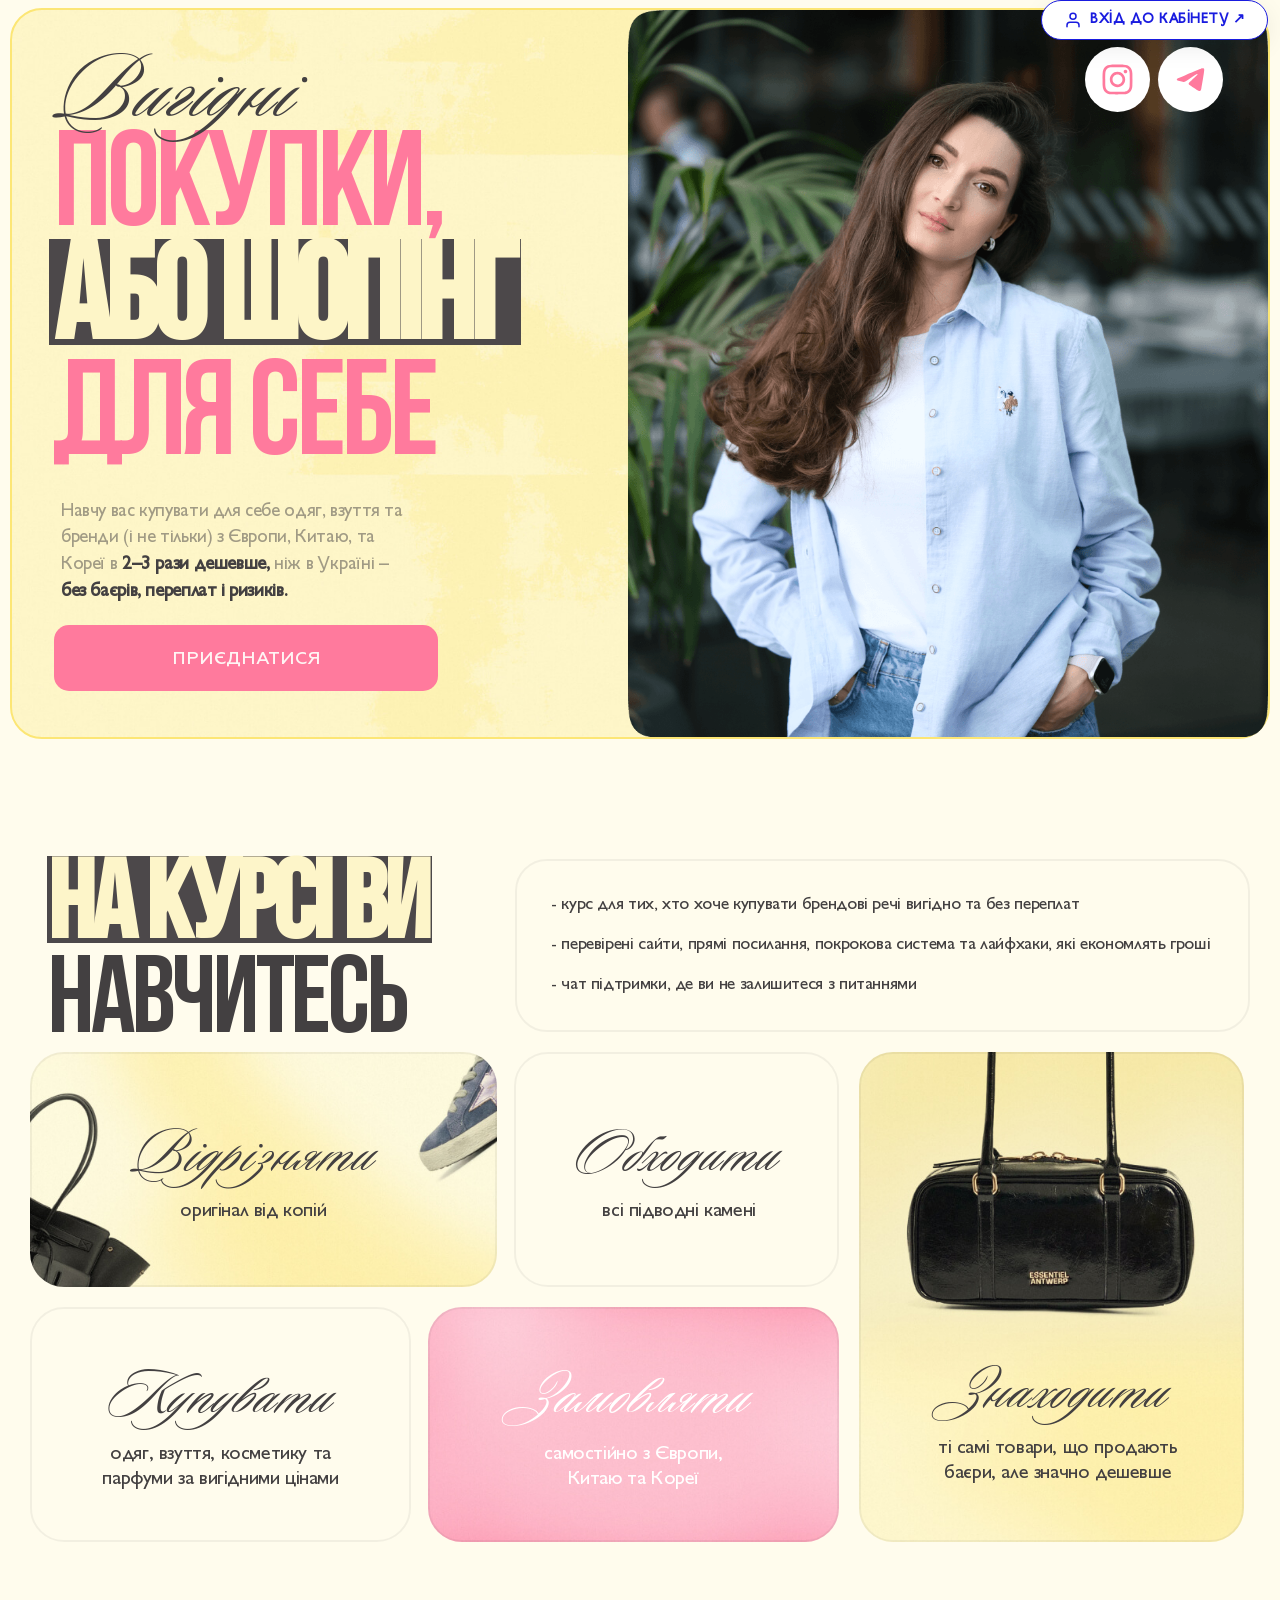
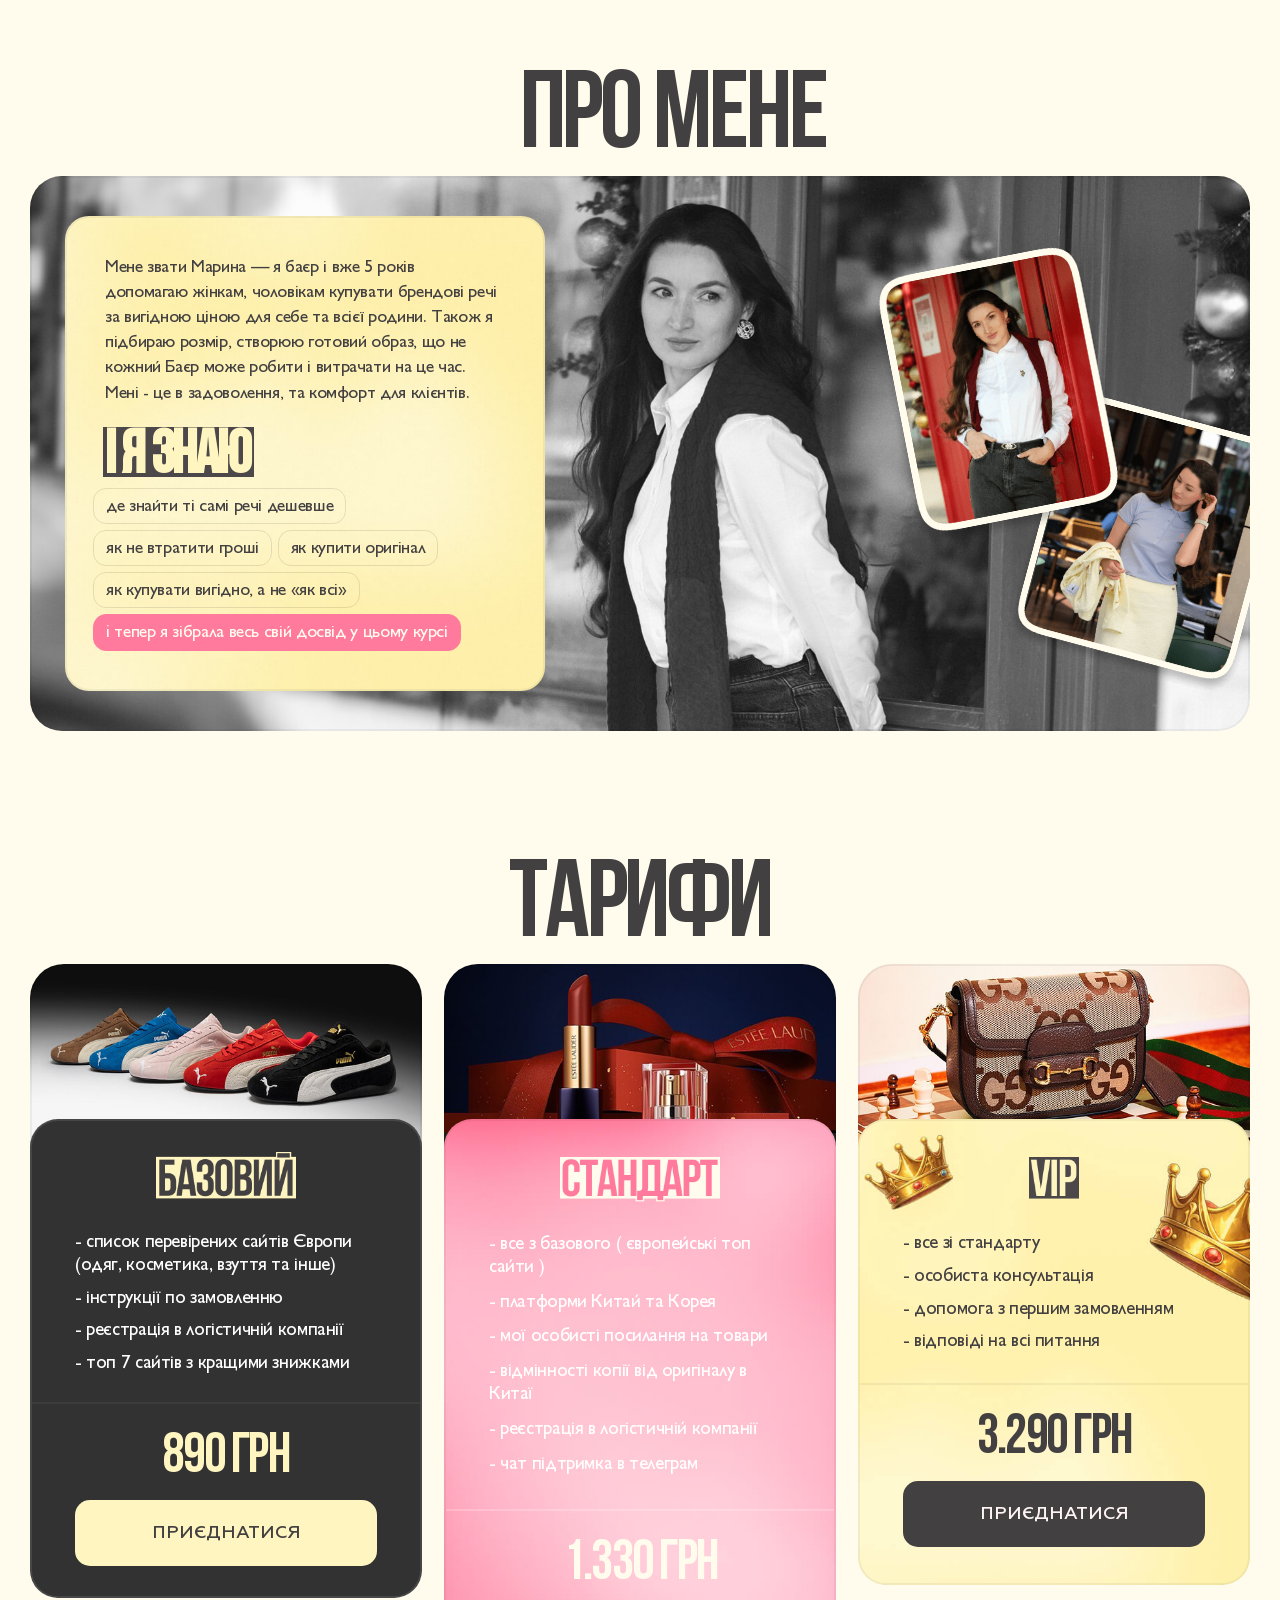
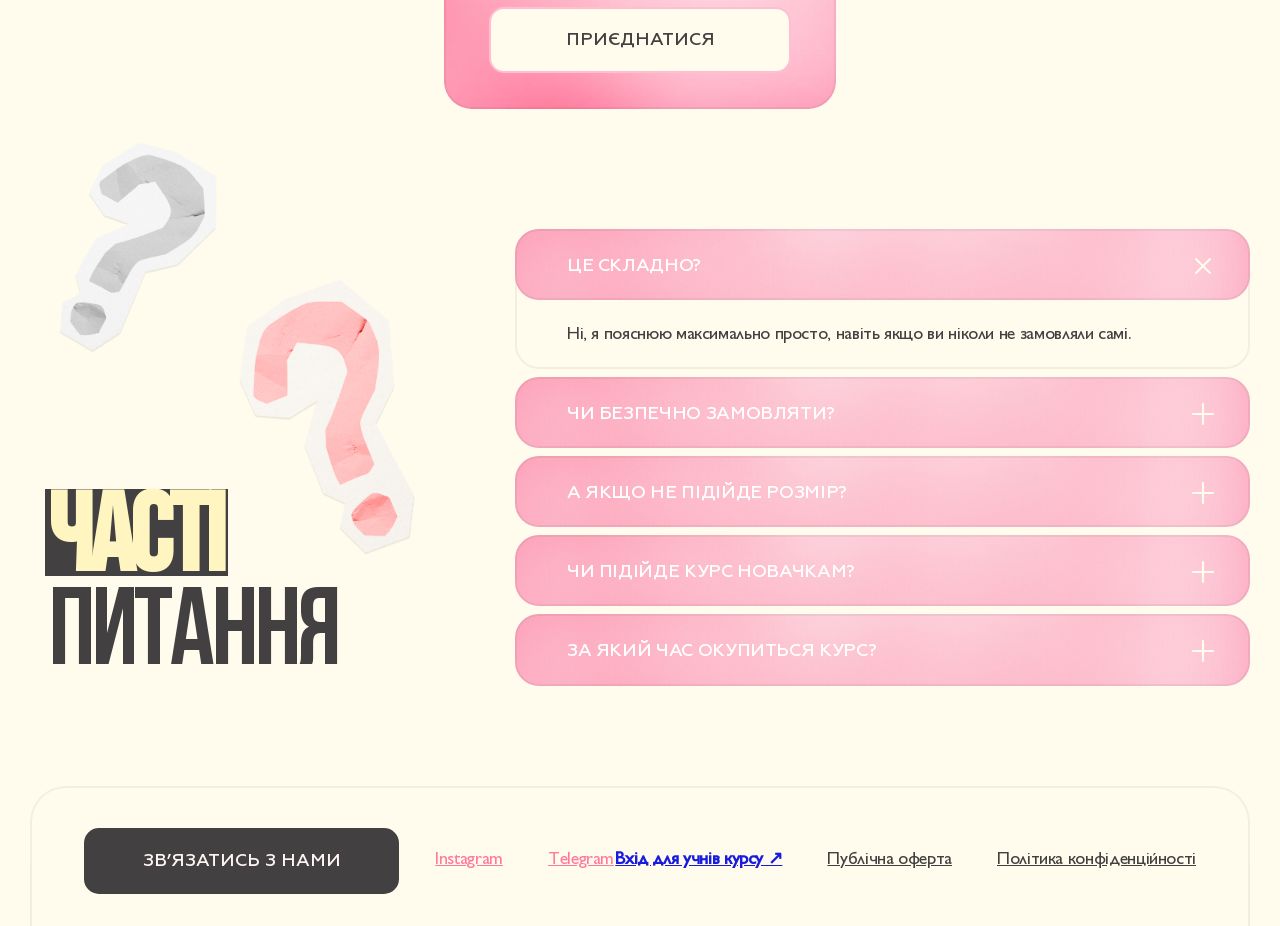
<file: index.html>
<html>
    <head>
        <meta http-equiv="Content-Type" content="text/html; charset=UTF-8" />
        <title>Вигiднi покупки, або шопінг для себе</title>
        <meta name="description" content="Hавчу вас купувати для себе одяг, взуття та бренди (і не тільки) з Європи, Китаю, та Кореї в 2–3 рази дешевше, ніж в Україні – без баєрів, переплат і ризиків." />
        <meta name="viewport" content="width=device-width, initial-scale=1.0, maximum-scale=1.0, user-scalable=no">
        <meta name="format-detection" content="telephone=no" />
        <link rel="stylesheet" media="screen" type="text/css" href="www/css/main.css?v=1" />
        <link rel="shortcut icon" href="favicon.ico" type="image/x-icon">

    </head>
    <body>
        <div id="wrapper" class="wrapper">
            <section class="first">
                <div class="container">
                    <div class="first__block">
                        <div class="first__content">
                            <div class="first__subtitle">Вигiднi</div>
                            <h1 class="first__title">
                                покупки, <br/><span><strong>або шопінг</strong></span><br/>для себе
                            </h1>
                            <div class="first__text">
                                Hавчу вас купувати для себе одяг, взуття та <br/>бренди (і не тільки) з Європи, Китаю, та <br/>Кореї в <strong>2–3 рази дешевше,</strong> ніж в Україні – <br/><strong>без баєрів, переплат і ризиків.</strong>
                            </div>
                            <div class="first__btn">
                                <a href="#tariffs" class="btn btn_main btn_pink">приєднатися</a>
                            </div>
                        </div>
                        <div class="first__img" style="position: relative;">
                            <a href="login.php" class="header-login-btn" style="position: absolute; top: -10px; right: 0; z-index: 10; display: inline-flex; align-items: center; gap: 8px; background: #FFFFFF; color: #191BDF; text-decoration: none; padding: 10px 22px; border-radius: 50px; font-weight: 700; font-size: 14px; box-shadow: 0 8px 24px rgba(0,0,0,0.08); border: 1.5px solid #191BDF; text-transform: uppercase; letter-spacing: 0.5px;">
                                <svg width="18" height="18" viewBox="0 0 24 24" fill="none" stroke="currentColor" stroke-width="2" stroke-linecap="round" stroke-linejoin="round"><path d="M20 21v-2a4 4 0 0 0-4-4H8a4 4 0 0 0-4 4v2"></path><circle cx="12" cy="7" r="4"></circle></svg>
                                <span>Вхід до кабінету ↗</span>
                            </a>
                            <div class="first__img-social">
                                <a href="https://www.instagram.com/marina_shop.polo.love" target="_blank">
                                    <svg width="100" height="100" viewBox="0 0 100 100" fill="none" xmlns="http://www.w3.org/2000/svg">
                                        <rect width="100" height="100" rx="50" fill="white"/>
                                        <path d="M62.2575 40.4591C60.7343 40.462 59.4958 39.2287 59.4928 37.7055C59.4898 36.1823 60.7231 34.9438 62.247 34.9408C63.771 34.9378 65.0095 36.1719 65.0125 37.6951C65.0147 39.2183 63.7814 40.4561 62.2575 40.4591Z" fill="#FF7A9D"/>
                                        <path fill-rule="evenodd" clip-rule="evenodd" d="M50.022 61.8086C43.5007 61.8213 38.2031 56.5452 38.1905 50.0223C38.1778 43.501 43.4553 38.2026 49.9766 38.1899C56.4993 38.1772 61.7977 43.4563 61.8104 49.9769C61.823 56.4997 56.544 61.7959 50.022 61.8086ZM49.9847 42.334C45.752 42.3415 42.3256 45.7806 42.333 50.0142C42.3412 54.2484 45.7811 57.6742 50.0138 57.666C54.248 57.6578 57.6745 54.2194 57.6663 49.9851C57.6581 45.7508 54.2183 42.3258 49.9847 42.334Z" fill="#FF7A9D"/>
                                        <path fill-rule="evenodd" clip-rule="evenodd" d="M34.8951 28.2391C36.3558 27.6668 38.0272 27.2748 40.4745 27.1593C42.9277 27.0415 43.7109 27.0147 49.9557 27.0028C56.202 26.9909 56.9851 27.0147 59.4383 27.1235C61.8864 27.2293 63.5586 27.6153 65.0222 28.1817C66.5364 28.7652 67.8211 29.5507 69.1014 30.8257C70.3817 32.1023 71.1701 33.3825 71.761 34.8946C72.3326 36.3567 72.7246 38.0267 72.8408 40.4755C72.9571 42.9279 72.9854 43.7104 72.9973 49.956C73.0093 56.2009 72.9839 56.9849 72.8766 59.4396C72.77 61.8861 72.3848 63.5591 71.8184 65.022C71.2334 66.5362 70.4494 67.821 69.1744 69.1012C67.8994 70.3823 66.6176 71.17 65.1056 71.7617C63.6435 72.3325 61.9735 72.7245 59.5263 72.8414C57.0731 72.9577 56.2899 72.9853 50.0429 72.9972C43.7988 73.0091 43.0156 72.9853 40.5624 72.8772C38.1144 72.7699 36.4414 72.3847 34.9786 71.819C33.4644 71.2333 32.1796 70.4501 30.8994 69.1743C29.6184 67.8985 28.8292 66.6175 28.239 65.1054C27.6667 63.6441 27.2762 61.9733 27.1592 59.5268C27.0422 57.0728 27.0147 56.2888 27.0028 50.044C26.9908 43.7983 27.0154 43.0159 27.1227 40.5626C27.2308 38.1139 27.6146 36.4416 28.1809 34.9773C28.7659 33.4638 29.5498 32.1798 30.8264 30.8987C32.1014 29.6185 33.3831 28.8285 34.8951 28.2391ZM36.4713 67.9551C37.2828 68.2673 38.5004 68.6399 40.7428 68.7376C43.1691 68.8426 43.8957 68.8658 50.0354 68.8538C56.1774 68.8426 56.904 68.8166 59.3295 68.7025C61.5696 68.596 62.7873 68.2189 63.5966 67.9029C64.6704 67.4834 65.435 66.9819 66.2383 66.1778C67.0416 65.3707 67.5387 64.6039 67.9545 63.53C68.2675 62.7178 68.6394 61.4993 68.737 59.257C68.8435 56.8321 68.8659 56.1048 68.854 49.9635C68.8428 43.8237 68.8167 43.0964 68.7012 40.6707C68.5954 38.4298 68.2191 37.2122 67.9024 36.4036C67.4828 35.3283 66.9828 34.5652 66.1765 33.7611C65.3702 32.957 64.6033 32.4614 63.528 32.0456C62.718 31.7319 61.4988 31.3608 59.258 31.2632C56.8316 31.1566 56.1043 31.135 49.9631 31.1469C43.8234 31.1588 43.0969 31.1834 40.6712 31.2982C38.4297 31.4047 37.2135 31.7811 36.4027 32.0978C35.3296 32.5173 34.565 33.0159 33.761 33.823C32.9584 34.63 32.4613 35.3953 32.0455 36.4714C31.734 37.2822 31.3592 38.5014 31.2631 40.7422C31.1572 43.1686 31.1349 43.896 31.1468 50.0358C31.158 56.177 31.1841 56.9044 31.2981 59.3285C31.4031 61.5709 31.7824 62.7871 32.0977 63.5986C32.5172 64.671 33.0173 65.4355 33.8228 66.2396C34.6299 67.0407 35.3967 67.5393 36.4713 67.9551Z" fill="#FF7A9D"/>
                                    </svg>
                                </a>
                                <a href="https://t.me/+DJ8At29MEy0xMzMy" target="_blank">
                                    <svg width="100" height="100" viewBox="0 0 100 100" fill="none" xmlns="http://www.w3.org/2000/svg">
                                        <rect width="100" height="100" rx="50" fill="white"/>
                                        <rect width="46" height="46" transform="translate(27 27)" fill="white"/>
                                        <path fill-rule="evenodd" clip-rule="evenodd" d="M31.8155 47.7936C43.1345 42.8621 50.6823 39.6109 54.4588 38.0401C65.2416 33.5551 67.4822 32.776 68.9426 32.7503C69.2638 32.7446 69.9819 32.8242 70.4471 33.2017C70.84 33.5204 70.948 33.951 70.9997 34.2532C71.0515 34.5554 71.1159 35.2438 71.0647 35.7817C70.4803 41.9213 67.952 56.8205 66.6657 63.6969C66.1214 66.6066 65.0497 67.5822 64.0122 67.6777C61.7574 67.8852 60.0452 66.1876 57.8614 64.756C54.444 62.5159 52.5135 61.1214 49.1964 58.9355C45.3629 56.4092 47.848 55.0208 50.0327 52.7516C50.6044 52.1578 60.539 43.1214 60.7313 42.3017C60.7554 42.1991 60.7777 41.817 60.5507 41.6152C60.3236 41.4134 59.9886 41.4824 59.7468 41.5373C59.404 41.6151 53.9448 45.2234 43.3691 52.3624C41.8195 53.4265 40.4159 53.9449 39.1584 53.9177C37.7721 53.8878 35.1053 53.1339 33.1228 52.4895C30.6912 51.699 28.7587 51.2811 28.927 49.9388C29.0146 49.2396 29.9775 48.5245 31.8155 47.7936Z" fill="#FF7A9D"/>
                                    </svg>
                                </a>
                            </div>
                            
                            <img class="pc" src="www/img/first-img.png" />
                            <img class="mob" src="www/img/first-img-mob.png" />
                        </div>
                    </div>
                </div>
            </section>
            <section class="learn">
                <div class="container">
                    <div class="learn__head">
                        <div class="learn__title title">
                            <span><strong>на курсі Ви</strong></span><br/>навчитесь
                        </div>
                        <div class="learn__text">
                            <p>- курс для тих, хто хоче купувати брендові речі вигідно та без переплат</p>
                            <p>- перевірені сайти, прямі посилання, покрокова система та лайфхаки, які економлять гроші</p>
                            <p>- чат підтримки, де ви не залишитеся з питаннями</p>
                        </div>
                    </div>
                    <div class="learn__block">
                        <div class="learn__all">
                            <div class="learn__item item-1">
                                <div class="learn__item-title">вiдрiзняти</div>
                                <div class="learn__item-text">оригінал від копій</div>
                            </div>
                            <div class="learn__item item-2">
                                <div class="learn__item-title">обходити</div>
                                <div class="learn__item-text"> всі підводні камені</div>
                            </div>
                            <div class="learn__item item-3">
                                <div class="learn__item-title">купувати</div>
                                <div class="learn__item-text">одяг, взуття, косметику та <br/>парфуми за вигідними цінами</div>
                            </div>
                            <div class="learn__item item-4">
                                <div class="learn__item-title">замовляти</div>
                                <div class="learn__item-text">самостійно з Європи, <br/>Китаю та Кореї</div>
                            </div>
                        </div>
                        <div class="learn__main">
                            <div class="learn__item item-5">
                                <div class="learn__item-title">знаходити</div>
                                <div class="learn__item-text">ті самі товари, що продають <br/>баєри, але значно дешевше</div>
                            </div>
                        </div>
                    </div>
                </div>
            </section>
            <section class="about">
                <div class="container">
                    <h2 class="about__title title">Про мене</h2>
                    <div class="about__block">
                        <div class="about__img img-1">
                            <img src="www/img/about-img-1.png" />
                        </div>
                        <div class="about__img img-2">
                            <img class="pc" src="www/img/about-img-2.png" />
                            <img class="mob" src="www/img/about-img-2-mob.png" />
                        </div>
                        <div class="about__content">
                            <div class="about__text">
                                Мене звати Марина — я баєр і вже 5 років <br/>допомагаю жінкам, чоловікам купувати брендові речі за вигідною ціною для себе та всієї родини. Також я підбираю розмір, створюю готовий образ, що не кожний Баєр може робити і витрачати на це час. <br/>Мені - це в задоволення, та комфорт для клієнтів.
                            </div>
                            <div class="about__subtitle"><span><strong>I Я знаю</strong></span></div>
                            <div class="about__list">
                                <span>де знайти ті самі речі дешевше</span>
                                <span>як не втратити гроші</span>
                                <span>як купити оригінал</span>
                                <span>як купувати вигідно, а не «як всі»</span>
                                <span class="pink">i тепер я зібрала весь свій досвід у цьому курсі</span>
                            </div>
                        </div>
                    </div>
                </div>
            </section>
            <section class="tariffs" id="tariffs">
                <div class="container">
                    <h2 class="tariffs__title title">Тарифи</h2>
                    <div class="tariffs__list">
                        <div class="tariffs__item item-1">
                            <div class="tariffs__item-content">
                                <div class="tariffs__item-title">
                                    <img src="www/img/tariffs-title-1.png" />
                                </div>
                                <div class="tariffs__item-text">
                                    <ul>
                                        <li>- список перевірених сайтів Європи <br/>(одяг, косметика, взуття та інше)</li>
                                        <li>- інструкції по замовленню</li>
                                        <li>- реєстрація в логістичній компанії</li>
                                        <li>- топ 7 сайтів з кращими знижками</li>
                                    </ul>
                                </div>
                                <div class="tariffs__item-price">
                                    890 грн
                                </div>
                                <div class="tariffs__item-btn">
                                    <button type="button" class="btn btn_main btn_yellow btn-buy-tariff" data-pkg="1" data-name="Пакет 1. Базовий: Сайти Європи та Америки" data-price="890">приєднатися</button>
                                </div>
                            </div>
                        </div>
                        <div class="tariffs__item item-2">
                            <div class="tariffs__item-content">
                                <div class="tariffs__item-title">
                                    <img src="www/img/tariffs-title-2.png" />
                                </div>
                                <div class="tariffs__item-text">
                                    <ul>
                                        <li>- все з базового ( європейські топ сайти )</li>
                                        <li>- платформи Китай та Корея</li>
                                        <li>- мої особисті посилання на товари</li>
                                        <li>- відмінності копії від оригіналу в Китаї</li>
                                        <li>- реєстрація в логістичній компанії</li>
                                        <li>- чат підтримка в телеграм</li>
                                    </ul>
                                </div>
                                <div class="tariffs__item-price">
                                    1.330 грн
                                </div>
                                <div class="tariffs__item-btn">
                                    <button type="button" class="btn btn_main btn_white btn-buy-tariff" data-pkg="2" data-name="Пакет 2. Стандарт: Китай та Корея" data-price="1330">приєднатися</button>
                                </div>
                            </div>
                        </div>
                        <div class="tariffs__item item-3">
                            <div class="tariffs__item-content">
                                <div class="tariffs__item-title">
                                    <img src="www/img/tariffs-title-3.png" />
                                </div>
                                <div class="tariffs__item-text">
                                    <ul>
                                        <li>- все зі стандарту</li>
                                        <li>- особиста консультація</li>
                                        <li>- допомога з першим замовленням</li>
                                        <li>- відповіді на всі питання</li>
                                    </ul>
                                </div>
                                <div class="tariffs__item-price">
                                    3.290 грн
                                </div>
                                <div class="tariffs__item-btn">
                                    <button type="button" class="btn btn_main btn_black btn-buy-tariff" data-pkg="3" data-name="Пакет 3. VIP: Особистий супровід" data-price="3290">приєднатися</button>
                                </div>
                            </div>
                        </div>
                    </div>
                </div>
            </section>
            <section class="faq">
                <div class="container">
                    <div class="faq__block">
                        <h2 class="faq__title title">
                            <span><strong>Часті</strong></span> <br/>питання
                        </h2>
                        <div class="faq__img">
                            <img src="www/img/faq-img.png" />
                        </div>
                        <div class="faq__list">
                            <div class="faq__item active">
                                <div class="faq__item-question">Це складно?</div>
                                <div class="faq__item-answer">Ні, я пояснюю максимально просто, навіть якщо ви ніколи не замовляли самі.</div>
                            </div>
                            <div class="faq__item">
                                <div class="faq__item-question">Чи безпечно замовляти?</div>
                                <div class="faq__item-answer">Так, я даю тільки перевірені сайти</div>
                            </div>
                            <div class="faq__item">
                                <div class="faq__item-question">А якщо не підійде розмір?</div>
                                <div class="faq__item-answer">У курсі є телеграм чат , де ви зможете продати ваше взуття  + мої рекомендації, як вірно визначити розмір.</div>
                            </div>
                            <div class="faq__item">
                                <div class="faq__item-question">Чи підійде курс новачкам?</div>
                                <div class="faq__item-answer">Так, він якраз створений для тих, хто хоче почати.</div>
                            </div>
                            <div class="faq__item">
                                <div class="faq__item-question">За який час окупиться курс?</div>
                                <div class="faq__item-answer">У більшості — вже з 1–2 замовлень.</div>
                            </div>
                        </div>
                    </div>
                </div>
            </section>
            <footer class="footer">
                <div class="container">
                    <div class="footer__block">
                        <div class="footer__btn">
                            <a href="" class="btn btn_main btn_black" target="_blank">зв’язатись з нами</a>
                        </div>
                        <div class="footer__link">
                            <a href="https://www.instagram.com/marina_shop.polo.love" target="_blank">Instagram</a>
                            <a href="https://t.me/+DJ8At29MEy0xMzMy" target="_blank">Telegram</a>
                        </div>
                        <div class="footer__list">
                            <a href="login.php" style="color: #191BDF; font-weight: 700;">Вхід для учнів курсу ↗</a>
                            <a href="">Публічна оферта</a>
                            <a href="">Політика конфіденційності</a>
                        </div>
                    </div>
                </div>
            </footer>
        </div>

        <!-- ==========================================================================
             ORDER CHECKOUT MODAL (NOVAPAY)
             ========================================================================== -->
        <div class="order-modal" id="orderModal" aria-hidden="true">
            <div class="order-modal__dialog">
                <button type="button" class="order-modal__close" id="closeOrderModalBtn" aria-label="Закрити">&times;</button>
                
                <h3 class="order-modal__title">Оформлення замовлення</h3>
                <p class="order-modal__subtitle">Введіть дані для отримання доступу до матеріалів</p>

                <div class="order-modal__pkg-badge">
                    <span class="order-modal__pkg-name" id="modalPkgName">Пакет 1. Базовий</span>
                    <span class="order-modal__pkg-price" id="modalPkgPrice">890 ₴</span>
                </div>

                <form id="orderForm" onsubmit="submitOrderForm(event)">
                    <input type="hidden" id="modalPkgId" name="package_id" value="1" />

                    <div class="order-modal__field">
                        <label class="order-modal__label" for="custName">Ваше ім’я:</label>
                        <input type="text" id="custName" name="name" class="order-modal__input" placeholder="Олена" required autocomplete="name" />
                    </div>

                    <div class="order-modal__field">
                        <label class="order-modal__label" for="custEmail">Ваш Email (для доступу до курсу): *</label>
                        <input type="email" id="custEmail" name="email" class="order-modal__input" placeholder="your@email.com" required autocomplete="email" />
                        <span class="order-modal__hint">⚠️ На цю пошту після оплати автоматично надійде пароль від кабінету</span>
                    </div>

                    <div class="order-modal__field">
                        <label class="order-modal__label" for="custPhone">Телефон (для зв’язку):</label>
                        <input type="tel" id="custPhone" name="phone" class="order-modal__input" placeholder="+380..." autocomplete="tel" />
                    </div>

                    <button type="submit" class="order-modal__submit" id="submitOrderBtn">
                        <span>Перейти до оплати через NovaPay ↗</span>
                    </button>

                    <div class="order-modal__security">
                        <svg width="15" height="15" viewBox="0 0 24 24" fill="#10B981">
                            <path d="M12 1L3 5v6c0 5.55 3.84 10.74 9 12 5.16-1.26 9-6.45 9-12V5l-9-4zm-2 16l-4-4 1.41-1.41L10 14.17l6.59-6.59L18 9l-8 8z"/>
                        </svg>
                        <span>Безпечна оплата NovaPay • Миттєвий автодоступ</span>
                    </div>
                </form>
            </div>
        </div>

        <script type="text/javascript" src="https://cdnjs.cloudflare.com/ajax/libs/jquery/3.3.1/jquery.min.js"></script>
        <script type="text/javascript">
            $(document).ready(function () {
                $('.faq__item-question').on("click", function(e) {
                    $(this).parents('.faq__item').toggleClass('active');
                });
            });

            // ----------------------------------------------------
            // ORDER MODAL & NOVAPAY INTEGRATION
            // ----------------------------------------------------
            function openOrderModal(pkgId, name, price) {
                document.getElementById('modalPkgId').value = pkgId;
                document.getElementById('modalPkgName').innerText = name;
                document.getElementById('modalPkgPrice').innerText = price + ' ₴';
                document.getElementById('orderModal').classList.add('open');
            }

            function closeOrderModal() {
                document.getElementById('orderModal').classList.remove('open');
            }

            document.querySelectorAll('.btn-buy-tariff').forEach(function(btn) {
                btn.addEventListener('click', function(e) {
                    e.preventDefault();
                    var pkg = this.getAttribute('data-pkg');
                    var name = this.getAttribute('data-name');
                    var price = this.getAttribute('data-price');
                    openOrderModal(pkg, name, price);
                });
            });

            document.getElementById('closeOrderModalBtn').addEventListener('click', closeOrderModal);
            document.getElementById('orderModal').addEventListener('click', function(e) {
                if (e.target === this) closeOrderModal();
            });
            document.addEventListener('keydown', function(e) {
                if (e.key === 'Escape') closeOrderModal();
            });

            function submitOrderForm(e) {
                e.preventDefault();
                var btn = document.getElementById('submitOrderBtn');
                btn.disabled = true;
                btn.innerHTML = '<span>Ініціалізація платежу NovaPay...</span>';

                var payload = {
                    package_id: document.getElementById('modalPkgId').value,
                    name: document.getElementById('custName').value,
                    email: document.getElementById('custEmail').value,
                    phone: document.getElementById('custPhone').value
                };

                fetch('api/order_create.php', {
                    method: 'POST',
                    headers: { 'Content-Type': 'application/json' },
                    body: JSON.stringify(payload)
                })
                .then(function(res) { return res.json(); })
                .then(function(data) {
                    if (data.success && data.redirect_url) {
                        window.location.href = data.redirect_url;
                    } else {
                        alert(data.error || 'Помилка створення замовлення. Спробуйте ще раз.');
                        btn.disabled = false;
                        btn.innerHTML = '<span>Перейти до оплати через NovaPay ↗</span>';
                    }
                })
                .catch(function(err) {
                    console.error(err);
                    alert('Помилка зв’язку із сервером. Перевірте з’єднання.');
                    btn.disabled = false;
                    btn.innerHTML = '<span>Перейти до оплати через NovaPay ↗</span>';
                });
            }
        </script>
    </body>
</html>
</file>
<file: www/css/main.css>
html{line-height:1.15;-webkit-text-size-adjust:100%}body{margin:0}main{display:block}h1{font-size:2em;margin:.67em 0}hr{box-sizing:content-box;height:0;overflow:visible}pre{font-family:monospace,monospace;font-size:1em}a{background-color:transparent}abbr[title]{border-bottom:none;text-decoration:underline;text-decoration:underline dotted}b,strong{font-weight:700}code,kbd,samp{font-family:monospace,monospace;font-size:1em}small{font-size:80%}sub,sup{font-size:75%;line-height:0;position:relative;vertical-align:baseline}sub{bottom:-.25em}sup{top:-.5em}img{border-style:none}button,input,optgroup,select,textarea{font-family:inherit;font-size:100%;line-height:1.15;margin:0}button,input{overflow:visible}button,select{text-transform:none}[type=button],[type=reset],[type=submit],button{-webkit-appearance:button}[type=button]::-moz-focus-inner,[type=reset]::-moz-focus-inner,[type=submit]::-moz-focus-inner,button::-moz-focus-inner{border-style:none;padding:0}[type=button]:-moz-focusring,[type=reset]:-moz-focusring,[type=submit]:-moz-focusring,button:-moz-focusring{outline:1px dotted ButtonText}fieldset{padding:.35em .75em .625em}legend{box-sizing:border-box;color:inherit;display:table;max-width:100%;padding:0;white-space:normal}progress{vertical-align:baseline}textarea{overflow:auto}[type=checkbox],[type=radio]{box-sizing:border-box;padding:0}[type=number]::-webkit-inner-spin-button,[type=number]::-webkit-outer-spin-button{height:auto}[type=search]{-webkit-appearance:textfield;outline-offset:-2px}[type=search]::-webkit-search-decoration{-webkit-appearance:none}::-webkit-file-upload-button{-webkit-appearance:button;font:inherit}details{display:block}summary{display:list-item}template{display:none}[hidden]{display:none}*,*:after,*:before{-moz-box-sizing:border-box;-webkit-box-sizing:border-box;-o-box-sizing:border-box;-ms-box-sizing:border-box;box-sizing:border-box;outline:none}a:focus{outline:none}h1,h2,h3,h4,h5,h6{margin: 0;}ul,ol{margin: 0;padding: 0;list-style: none;}


@font-face {
    font-family: 'Ceremonious One';
    src: url('../fonts/CeremoniousOne.eot');
    src: url('../fonts/CeremoniousOne.eot?#iefix') format('embedded-opentype'),
        url('../fonts/CeremoniousOne.woff2') format('woff2'),
        url('../fonts/CeremoniousOne.woff') format('woff'),
        url('../fonts/CeremoniousOne.ttf') format('truetype');
    font-weight: normal;
    font-style: normal;
    font-display: swap;
}

@font-face {
    font-family: 'Netflix (Bebas Neue)';
    src: url('../fonts/NetflixBebasNeue.eot');
    src: url('../fonts/NetflixBebasNeue.eot?#iefix') format('embedded-opentype'),
        url('../fonts/NetflixBebasNeue.woff2') format('woff2'),
        url('../fonts/NetflixBebasNeue.woff') format('woff'),
        url('../fonts/NetflixBebasNeue.ttf') format('truetype');
    font-weight: normal;
    font-style: normal;
    font-display: swap;
}

@font-face {
    font-family: 'GillSans';
    src: url('../fonts/GillSansC.eot');
    src: local('GillSansC'),
        url('../fonts/GillSansC.eot?#iefix') format('embedded-opentype'),
        url('../fonts/GillSansC.woff2') format('woff2'),
        url('../fonts/GillSansC.woff') format('woff'),
        url('../fonts/GillSansC.ttf') format('truetype');
    font-weight: normal;
    font-style: normal;
}

@font-face {
    font-family: 'Geometria';
    src: url('../fonts/Geometria-Regular.eot');
    src: local('Geometria Regular'), local('Geometria-Regular'),
        url('../fonts/Geometria-Regular.eot?#iefix') format('embedded-opentype'),
        url('../fonts/Geometria-Regular.woff2') format('woff2'),
        url('../fonts/Geometria-Regular.woff') format('woff'),
        url('../fonts/Geometria-Regular.ttf') format('truetype');
    font-weight: normal;
    font-style: normal;
}

@font-face {
    font-family: 'Geometria';
    src: url('../fonts/Geometria-Medium.eot');
    src: local('Geometria Medium'), local('Geometria-Medium'),
        url('../fonts/Geometria-Medium.eot?#iefix') format('embedded-opentype'),
        url('../fonts/Geometria-Medium.woff2') format('woff2'),
        url('../fonts/Geometria-Medium.woff') format('woff'),
        url('../fonts/Geometria-Medium.ttf') format('truetype');
    font-weight: 500;
    font-style: normal;
}

*, *:after, *:before {
    -webkit-appearance: none;
    -webkit-box-sizing: border-box;
    -moz-box-sizing: border-box;
    box-sizing: border-box;
    outline: none;
    -webkit-tap-highlight-color: rgba(255, 255, 255, 0);
    -webkit-tap-highlight-color: transparent;
}

html {
    -ms-text-size-adjust: 100%;
    -webkit-text-size-adjust: 100%;
}

body {
    font-family: 'GillSans';
    color: #434041;
    background-color: #FFFCED;
}

body,
html {
    -webkit-text-size-adjust:100%;
    text-size-adjust:100%;
}

button {
    margin: 0;
    padding: 0;
    border: 0;
}

.center {
    text-align: center;
}

a {
    color: #FF7A9D;
    cursor: pointer;
    outline: none;
    text-decoration: none;
    -moz-user-select: none;
    -ms-user-select: none;
    -o-user-select: none;
    -webkit-user-select: none;
    -webkit-transition: all 0.2s;
    -moz-transition: all 0.2s;
    -o-transition: all 0.2s;
    transition: all 0.2s;
}

p {
  margin: 0 0 25px;
}

p:last-child {
    margin-bottom: 0!important;
}

img,
iframe {
    display: block;
    width: 100%;
}

@media only screen and (max-width: 1919px){
    p {
        margin-bottom: 20px;
    }
}

@media only screen and (max-width: 1419px){
    p {
        margin-bottom: 18px;
    }
}

@media only screen and (max-width: 1239px){
    
}

@media only screen and (max-width: 1023px){
    
}

@media only screen and (max-width: 767px){
    p {
        margin-bottom: 17px;
    }
}

/*     main     */

.wrapper {
    position: relative;
    overflow: hidden;
}

.section {
    position: relative;
    max-width: 1920px;
    margin: 0 auto;
    overflow: hidden;
    z-index: 1;
}

.container {
    position: relative;
    width: 100%;
    max-width: 1800px;
    margin: 0 auto;
    padding: 0 10px;
    z-index: 5;
}

.title {
    font-weight: 400;
    font-size: 160px;
    line-height: 85%;
    letter-spacing: -0.03em;
    font-family: 'Netflix (Bebas Neue)';
    text-transform: uppercase;
}

.title span {
    position: relative;
}

@media only screen and (max-width: 1919px){
    .container {
        max-width: 1420px;
    }

   .title {
        font-size: 125px;
   }
}

@media only screen and (max-width: 1419px){
    .container {
        max-width: 1240px;
    }

    .title {
        font-size: 110px;
    }
}

@media only screen and (max-width: 1239px){
    .container {
        max-width: 1034px;
    }

    .title {
        font-size: 100px;
    }
}

@media only screen and (max-width: 1023px){
    .container {
        max-width: 768px;
    }

    .title {
        font-size: 90px;
    }
}

@media only screen and (max-width: 767px){
    .container {
        max-width: 368px;
    }

    .title {
        font-size: 70px;
    }
}

/*     btn     */

.btn_main {
    display: flex;
    align-items: center;
    justify-content: center;
    width: 100%;
    height: 90px;
    font-weight: 500;
    font-size: 24px;
    line-height: 140%;
    font-family: 'Geometria';
    text-transform: uppercase;
    border-radius: 15px;
    -moz-user-select: none;
    -ms-user-select: none;
    -o-user-select: none;
    -webkit-user-select: none;
    -webkit-transition: all 0.2s;
    -moz-transition: all 0.2s;
    -o-transition: all 0.2s;
    transition: all 0.2s;
}

.btn_pink {
    color: #FFF5F4;
    background: #FF7A9D;
}

.btn_yellow {
    color: #434041;
    background: #FFF5C1;
}

.btn_white {
    color: #434041;
    background: #FFFCED;
    border: 2px solid #FFBFD0;
}

.btn_black {
    color: #FFF5F4;
    background: #434041;
}

@media only screen and (max-width: 1919px){
    .btn_main {
        height: 72px;
        font-size: 18px;
    }
}

@media only screen and (max-width: 1419px){
    .btn_main {
        height: 66px;   
    }
}

@media only screen and (max-width: 1239px){
   
}

@media only screen and (max-width: 1023px){

}

@media only screen and (max-width: 767px){
   .btn_main {
        height: 54px;
        font-size: 14px;
   }
}





/*     first     */

.first {
    padding: 10px 0 0;
}

.first  .container {
    max-width: 1920px;
}

.first__block {
    display: flex;
    justify-content: space-between;
    background-image: url(../img/first-bg.jpg);
    background-position: center;
    background-repeat: no-repeat;
    background-size: cover;
    border: 2px solid #FCE675;
    border-radius: 40px;
}

.first__content {
    padding: 46px 10px 10px 80px;
}

.first__subtitle {
    position: relative;
    font-weight: 400;
    font-size: 140px;
    line-height: 110%;
    font-family: 'Ceremonious One';
    letter-spacing: 0.03em;
    z-index: 2;
}

.first__title {
    position: relative;
    margin-top: -27px;
    font-weight: 400;
    font-size: 200px;
    line-height: 85%;
    font-family: 'Netflix (Bebas Neue)';
    letter-spacing: -0.03em;
    text-transform: uppercase;    
    color: #FF7A9D;
    z-index: 1;
}

.first__title span {
    position: relative;
    color: #FDF5C7;
}

.first__title span strong {
    position: relative;
    z-index: 2;
}

.first__title span::before {
    position: absolute;
    content: '';
    top: 33px;
    left: -4px;
    right: -11px;
    bottom: 32px;
    background-color: #4C484A;
    z-index: 1;
}

.first__text {
    margin: 41px 0 0 10px;
    font-weight: 400;
    font-size: 28px;
    line-height: 140%;
    letter-spacing: -0.02em;
    color: rgba(67, 64, 65, 0.5);
}

.first__text strong {
    color: rgba(67, 64, 65, 1);
}

.first__btn {
    max-width: 568px;
    margin-top: 26px;
}

.first__img {
    position: relative;
}

.first__img img {
    position: relative;
    z-index: 1;
}

.first__img .mob {
    display: none;
}

.first__img-social {
    position: absolute;
    top: 48px;
    right: 58px;
    display: flex;
    column-gap: 10px;
    z-index: 2;
}

@media only screen and (max-width: 1919px){
    .first {
        padding-top: 8px;
    }

    .first .container {
        max-width: 1512px;
    }

    .first__block {
        border-radius: 32px;
    }

    .first__img-social {
        top: 37px;
        right: 45px;
        column-gap: 8px;
    }

    .first__img-social svg {
        width: 78px;
        height: 78px;
    }

    .first__content {
        padding: 36px 10px 10px 62px;
    }

    .first__subtitle {
        font-size: 110px;
    }

    .first__title {
        margin-top: -24px;
        font-size: 157px;
    }
    
    .first__title span::before {
        top: 26px;
        left: -5px;
        right: -9px;
        bottom: 25px;
    }

    .first__text {
        margin: 34px 0 0 7px;
        font-size: 22px;
    }

    .first__btn {
        max-width: 446px;
        margin-top: 20px;
    }

    .first__img {
        max-width: 742px;
    }

    .first__img-tg {
        top: 46px;
        right: 44px;
        padding: 7px 22px;
        font-size: 19px;
    }
}

@media only screen and (max-width: 1419px){
    .first__img-social svg {
        width: 65px;
        height: 65px;
    }

    .first__content {
        padding: 30px 10px 10px 42px;
    }

    .first__subtitle {
        font-size: 95px;
    }

    .first__title {
        font-size: 135px;
    }

    .first__title span::before {
        top: 21px;
        bottom: 20px;
    }

    .first__text {
        font-size: 19px;
    }

    .first__btn {
        max-width: 384px;
    }

    .first__img {
        max-width: 640px;
    }
}

@media only screen and (max-width: 1239px){
    .first__content {
        padding: 20px 10px 20px 42px;
    }

    .first__subtitle {
        font-size: 85px;
    }

    .first__title {
        margin-top: -15px;
        font-size: 110px;
    }

    .first__title span::before {
        top: 16px;
        bottom: 15px;
    }

    .first__text {
        margin-top: 15px;
        font-size: 18px;
    }

    .first__img {
        max-width: 540px;
    }

    .first__img-social {
        top: 24px;
        right: 28px;
    }

    .first__img-tg {
        top: 36px;
        right: 34px;
        padding: 5px 20px;
        font-size: 16px;
    }
}

@media only screen and (max-width: 1023px){
    .first__block {
        padding: 20px;
        align-items: center;
        flex-direction: column;
    }

    .first__subtitle {
        font-size: 65px;
    }

    .first__title {
        font-size: 80px;
    }

    .first__img {
        order: 1;
    }

    .first__img .pc {
        display: none;
    }

    .first__img .mob {
        display: block;
    }

    .first__content {
        order: 2;
    }

    .first__subtitle {
        text-align: center;
    }

    .first__title {
        text-align: center;
    }

    .first__title span::before {
        top: 12px;
        bottom: 11px;
    }

    .first__text {
        margin-left: 0;
        text-align: center;
    }
}

@media only screen and (max-width: 767px){
    .first {
        padding-top: 10px;
    }

    .first .container {
        max-width: 390px;
    }

    .first__block {
        padding: 3px 3px 40px;
    }

    .first__img-social {
        top: 10px;
        right: 10px;
        column-gap: 5px;
    }

    .first__img-social svg {
        width: 46px;
        height: 46px;
    }

    .first__img {
        height: 310px;
        border-radius: 30px;
        overflow: hidden;
    }

    .first__content {
        padding: 20px 0 0;
    }

    .first__subtitle {
        font-size: 55px;
    }

    .first__title {
        margin-top: -13px;
    }

    .first__title span::before {
        right: -6px;
    }

    .first__text {
        margin-top: 20px;
        font-size: 14px;
    }

    .first__btn {
        max-width: 260px;
        margin: 20px auto 0;
    }
}

@media only screen and (max-width: 375px){
    .first__img {
        height: 280px;
    }
}


/*     learn     */

.learn {
    padding-top: 204px;
}

.learn__head {
    display: flex;
    justify-content: flex-end;
}

.learn__title {
    position: absolute;
    top: -10px;
    left: 30px;
}

.learn__title span {
    position: relative;
    color: #FDF5C9;
}

.learn__title span strong {
    position: relative;
    z-index: 2;
}

.learn__title span::before {
    position: absolute;
    content: '';
    top: 24px;
    left: -1px;
    right: -5px;
    bottom: 23px;
    background-color: #4C484A;
    z-index: 1;
}

.learn__text {
    width: 60.25%;
    padding: 62px 50px 52px 92px;
    font-weight: 400;
    font-size: 24px;
    line-height: 120%;
    letter-spacing: -0.02em;
    border: 2px solid rgba(0, 0, 0, 0.05);
    border-radius: 40px;
}

.learn__block {
    display: flex;
    flex-wrap: wrap;
    column-gap: 24px;
    margin-top: 25px;
}

.learn__all {
    display: flex;
    flex-wrap: wrap;
    width: 66.3%;
    column-gap: 2.1%;
    row-gap: 24px;
}

.learn__main {
    width: 31.6%;
}

.learn__item {
    position: relative;
    display: flex;
    flex-direction: column;
    justify-content: center;
    background-repeat: no-repeat;
    background-position: center;
    background-size: cover;
    border-radius: 40px;
}

.learn__item::before {
    position: absolute;
    content: '';
    inset: 0;
    border: 2px solid rgba(0, 0, 0, 0.05);
    border-radius: 40px;
    z-index: 1;
}

.learn__item > * {
    position: relative;
    z-index: 2;
}

.learn__all .learn__item {
    height: 300px;
}

.learn__item-title {
    font-weight: 400;
    font-size: 86px;
    line-height: 110%;
    letter-spacing: 0.03em;
    font-family: 'Ceremonious One';
    text-align: center;
}

.learn__item-title::first-letter {
  text-transform: uppercase;
}

.learn__item-text {
    margin: 15px 0 -4px;
    font-weight: 400;
    font-size: 28px;
    line-height: 125%;
    letter-spacing: -0.02em;
    text-align: center;
}

.learn__item.item-1 {
    width: 57.7%;
    padding-right: 20px;
    background-color: #FFF5C1;
    background-image: url(../img/learn-item-bg-1.jpg);
}

.learn__item.item-2 {
    width: 40.2%;
}
.learn__item.item-3 {
    width: 47.1%;
}

.learn__item.item-4 {
    width: 50.8%;
    color: #fff;
    background-color: #FF7A9D;
    background-image: url(../img/learn-item-bg-4.jpg);
}

.learn__main  .learn__item {
    height: 625px;
}

.learn__item.item-5 {
    padding: 310px 0 0 20px;
    background-color: #FFF5C1;
    background-image: url(../img/learn-item-bg-5.jpg);
}

@media only screen and (max-width: 1919px){
    .learn {
        padding-top: 160px;
    }
    
    .learn__title {
        top: -6px;
        left: 28px;
    }

    .learn__title span::before {
        top: 19px;
        bottom: 18px;
    }

    .learn__text {
        padding: 47px 40px 40px 72px;
        font-size: 19px;
        border-radius: 32px;
    }

    .learn__block {
        column-gap: 20px;
        margin-top: 20px;
    }

    .learn__item {
        border-radius: 34px;
    }

    .learn__item::before {
        border-radius: 34px;
    }

    .learn__all {
        row-gap: 20px;
    }

    .learn__all .learn__item {
        height: 235px;
    }

    .learn__item-title {
        font-size: 68px;
    }

    .learn__item-text {
        margin-top: 12px;
        font-size: 22px;
    }


    .learn__item.item-5 {
        padding: 244px 0 0 12px;
    }

    .learn__main .learn__item {
        height: 490px;
    }
}

@media only screen and (max-width: 1419px){
    .learn {
        padding-top: 120px;
    }

    .learn__title span::before {
        top: 17px;
        bottom: 16px;
    }

    .learn__text {
        padding: 34px 24px 34px 34px;
        font-size: 18px;
    }

    .learn__item-title {
        font-size: 64px;
    }

    .learn__item-text {
        margin-top: 10px;
        font-size: 20px;
    }
}

@media only screen and (max-width: 1239px){
    .learn__title span::before {
        top: 15px;
        bottom: 14px;
    }

    .learn__text {
        padding: 24px 24px 24px 24px;
        font-size: 16px;
    }

    .learn__all .learn__item {
        height: 175px;
    }

    .learn__main .learn__item {
        height: 370px;
    }

    .learn__item.item-5 {
        padding-top: 194px;
    }

    .learn__item-title {
        font-size: 54px;
    }

    .learn__item-text {
        margin-top: 8px;
        font-size: 18px;
    }
}

@media only screen and (max-width: 1023px){
    .learn__head {
        row-gap: 20px;
        flex-direction: column;
        align-items: center;
    }

    .learn__title {
        position: relative;
        top: initial;
        left: initial;
        text-align: center;
    }

    .learn__text {
        width: 100%;
    }

    .learn__block {
        row-gap: 20px;
    }

    .learn__all {
        width: 100%;
    }

    .learn__main {
        width: 50%;
        margin: 0 auto;
    }
}

@media only screen and (max-width: 767px){
    .learn {
        padding-top: 125px;
    }

    .learn__title span::before {
        top: 10px;
        bottom: 10px;
        right: -3px;
    }

    .learn__head {
        row-gap: 14px;
    }

    .learn__block {
        margin-top: 10px;
    }

    .learn__all {
        width: 100%;
        order: 2;
    }

    .learn__main {
        width: 100%;
        order: 1;
    }

    .learn__text {
        padding: 27px 24px 20px 33px;
        font-size: 14px;
        border-radius: 20px;
    }

    .learn__item,
    .learn__item::before {
        border-radius: 20px;
    }

    .learn__block {
        row-gap: 10px;
    }

    .learn__all {
        row-gap: 10px;
    }

    .learn__main .learn__item {
        height: 310px;
    }

    .learn__all .learn__item {
        height: 140px;
    }

    .learn__item.item-1 {
        width: 100%;
        padding-right: 7px;
        order: 4;
    }

    .learn__item.item-2 {
        width: 100%;
        order: 1;
    }

    .learn__item.item-3 {
        width: 100%;
        order: 3;
    }

    .learn__item.item-4 {
        width: 100%;
        order: 2;
    }

    .learn__item.item-5 {
        padding: 162px 0 0 0;
    }

    .learn__item-title {
        font-size: 40px;
    }

    .learn__item-text {
        font-size: 14px;
    }
}

/*     about     */

.about {
    padding-top: 183px;
}

.about__title {
    padding-left: 82px;
    text-align: center;
}

.about__block {
    position: relative;
    margin-top: 32px;
    padding: 70px 60px 70px;
    background-color: #323232;
    background-image: url(../img/about-bg.jpg);
    background-position: top center;
    background-repeat: no-repeat;
    background-size: cover;
    border-radius: 40px;
    overflow: hidden;
}

.about__block::before {
    position: absolute;
    content: '';
    inset: 0;
    border: 2px solid rgba(0, 0, 0, 0.05);
    border-radius: 40px;
    z-index: 1;
}

.about__block > * {
    position: relative;
    z-index: 2;
}

.about__img {
    position: absolute;
}

.about__img.img-1 {
    top: 110px;
    right: 200px;
    width: 324px;
    transform: rotate(-11deg);
    z-index: 2;
}

.about__img.img-2 {
    top: 335px;
    right: -40px;
    width: 386px;
    transform: rotate(15deg);
    z-index: 1;
}

.about__img .mob {
    display: none;
}

.about__content {
    max-width: 660px;
    padding: 78px 40px 72px 79px;
    background-color: #FFF5C1;
    background-image: url(../img/about-content-bg.jpg);
    background-position: top center;
    background-repeat: no-repeat;
    background-size: cover;
    border-radius: 32px;
}

.about__content::before {
    position: absolute;
    content: '';
    inset: 0;
    border: 2px solid rgba(0, 0, 0, 0.05);
    border-radius: 32px;
    z-index: 1;
}

.about__content > * {
    position: relative;
    z-index: 2;
}

.about__text {
    font-weight: 400;
    font-size: 24px;
    line-height: 140%;
    letter-spacing: -0.02em;
}

.about__subtitle {
    margin-top: 37px;
    font-weight: 400;
    font-size: 80px;
    line-height: 85%;
    letter-spacing: -0.03em;
    font-family: 'Netflix (Bebas Neue)';
    text-transform: uppercase;
}

.about__subtitle span {
    position: relative;
    color: #FFF5C1;
}

.about__subtitle span strong {
    position: relative;
    z-index: 2;
}

.about__subtitle span::before {
    position: absolute;
    content: '';
    top: 11px;
    left: -2px;
    right: -4px;
    bottom: 12px;
    background-color: #4C484A;
    z-index: 1;
}

.about__list {
    display: flex;
    flex-wrap: wrap;
    column-gap: 7px;
    row-gap: 7px;
    margin: 14px 0 0 -16px;
}

.about__list span {
    padding: 13px 20px 8px;
    font-weight: 400;
    font-size: 24px;
    line-height: 140%;
    letter-spacing: -0.02em;
    border: 1.5px solid rgba(0, 0, 0, 0.1);
    border-radius: 13px;
}

.about__list span.pink {
    color: #FFFCED;
    background: #FF7A9D;
    border: 1.5px solid #FF7A9D;
}

@media only screen and (max-width: 1919px){
    .about {
        padding-top: 145px;
    }

    .about__title {
        padding-left: 65px;
    }

    .about__block {
        margin-top: 24px;
        padding: 56px 48px 55px;
        border-radius: 32px;
    }

    .about__block::before {
        border-radius: 32px;
    }

    .about__content {
        max-width: 518px;
        padding: 60px 40px 55px 62px;
        border-radius: 24px;
    }

    .about__content::before {
        border-radius: 24px;
    }

    .about__text {
        font-size: 19px;
    }

    .about__subtitle {
        margin-top: 30px;
        font-size: 64px;
    }

    .about__subtitle span::before {
        top: 8px;
        bottom: 8px;
    }

    .about__list {
        column-gap: 6px;
        row-gap: 6px;
        margin: 10px 0 0 -12px;
    }

    .about__list span {
        padding: 8px 14px 8px;
        font-size: 19px;
    }

    .about__img.img-1 {
        top: 89px;
        right: 158px;
        width: 254px;
    }

    .about__img.img-2 {
        top: 265px;
        right: -31px;
        width: 302px;
    }
}

@media only screen and (max-width: 1419px){
    .about {
        padding-top: 120px;
    }

    .about__block {
        margin-top: 20px;
        padding: 40px 35px;
    }

    .about__img.img-1 {
        top: 80px;
        right: 138px;
        width: 224px;
    }

    .about__img.img-2 {
        top: 235px;
        right: -21px;
        width: 242px;
    }

    .about__content {
        max-width: 480px;
        padding: 40px;
    }

    .about__text {
        font-size: 18px;
    }

    .about__subtitle {
        margin-top: 20px;
        font-size: 60px;
    }

    .about__list span {
        padding: 6px 12px 3px;
        font-size: 18px;
    }
}

@media only screen and (max-width: 1239px){
    .about__block {
        padding: 30px 25px;
    }

    .about__img.img-1 {
        top: 70px;
        right: 68px;
        width: 174px;
    }

    .about__img.img-2 {
        top: 235px;
        right: -11px;
        width: 172px;
    }

    .about__content {
        max-width: 420px;
        padding: 30px;
    }

    .about__text {
        font-size: 16px;
    }

    .about__list span {
        font-size: 16px;
    }

}

@media only screen and (max-width: 1023px){
    .about__block {
        padding: 340px 0 0;
        background-position: top center;
        background-size: 100%;
    }

    .about__img.img-1 {
        top: 50px;
        left: 40px;
        right: initial;
        width: 120px;
    }

    .about__img.img-2 {
        top: 155px;
        left: 110px;
        right: initial;
        width: 140px;
    }

    .about__content {
        max-width: 100%;
    }
}

@media only screen and (max-width: 767px){
   .about {
        padding-top: 125px;
    }

    .about__title {
        padding-left: 0;
    }

    .about__block {
        margin: 16px -10px 0;
        border-radius: 20px;
    }

    .about__block::before {
        border-radius: 20px;
    }

    .about__img.img-1 {
        top: 26px;
        left: 22px;
        width: 112px;
    }

    .about__img.img-2 {
        top: 110px;
        left: 60px;
        width: 140px;
        transform: none;
    }

    .about__img .pc {
        display: none;
    }

    .about__img .mob {
        display: block;
    }

    .about__block {
        padding-top: 290px;
        background-image: url(../img/about-bg-mob.jpg);
    }

    .about__content {
        padding: 41px 20px 39px 34px;
        border-radius: 20px;
    }

    .about__content::before {
        border-radius: 20px;
    }

    .about__text {
        font-size: 14px;
        line-height: 20px;
    }

    .about__subtitle {
        margin-top: 12px;
        font-size: 40px;
    }

    .about__subtitle span::before {
        top: 5px;
        bottom: 5px;
    }

    .about__list {
        margin-top: 13px;
        row-gap: 3px;
    }

    .about__list span {
        padding: 10px 21px 8px;
        font-size: 14px;
    }
}

@media only screen and (max-width: 375px){
    .about {
     margin-left: 10px;
     margin-right: 10px;   
    }
}

/*     tariffs     */

.tariffs {
    padding-top: 165px;
}

.tariffs__title {
    text-align: center;
}

.tariffs__list {
    display: flex;
    column-gap: 30px;
    align-items: flex-start;
    margin-top: 26px;
}

.tariffs__item {
    position: relative;
    width: 33.33%;
    padding-top: 232px;
    background-color: #1D211F;
    background-position: top center;
    background-repeat: no-repeat;
    background-size: 100% auto;
    border-radius: 40px;
}

.tariffs__item.item-1 {
    background-image: url(../img/tariffs-bg-1.jpg);
}

.tariffs__item.item-2 {
    background-image: url(../img/tariffs-bg-2.jpg);
}

.tariffs__item.item-3 {
    background-image: url(../img/tariffs-bg-3.jpg);
}

.tariffs__item::before {
    position: absolute;
    content: '';
    inset: 0;
    border: 2px solid rgba(0, 0, 0, 0.05);
    border-radius: 40px;
    z-index: 1;
}

.tariffs__item > * {
    position: relative;
    z-index: 2;
}

.tariffs__item-content {
    position: relative;
    padding: 48px 56px 0;
    background-position: center;
    background-repeat: no-repeat;
    background-size: cover;
    border-radius: 32px;
}

.tariffs__item-content > * {
    position: relative;
    z-index: 2;
}

.tariffs__item-content::before {
    position: absolute;
    content: '';
    inset: 0;
    border: 2px solid rgba(0, 0, 0, 0.05);
    border-radius: 32px;
    z-index: 1;
}

.tariffs__item.item-1 .tariffs__item-content::before {
    border: 2px solid rgba(255, 255, 255, 0.1);
}

.tariffs__item.item-1 .tariffs__item-content {
    padding-bottom: 41px;
    color: #fff;
    background-color: #323232;
    background-image: url(../img/tariffs-item-bg-1.jpg);
    
}

.tariffs__item.item-2 .tariffs__item-content {
    padding-bottom: 50px;
    color: #fff;
    background-color: #FF7A9D;
    background-image: url(../img/tariffs-item-bg-2.jpg);
}

.tariffs__item.item-3 .tariffs__item-content {
    padding-bottom: 50px;
    color: #434041;
    background-color: #FFF5C1;
    background-image: url(../img/tariffs-item-bg-3.jpg);
}

.tariffs__item-title {
    display: flex;
    justify-content: center;
    font-weight: 400;
    font-size: 80px;
    line-height: 85%;
    letter-spacing: -0.03em;
    font-family: 'Netflix (Bebas Neue)';
    text-transform: uppercase;
    text-align: center;
}

.tariffs__item-title img {
    width: auto;
    height: 74px;
}

.tariffs__item.item-1 .tariffs__item-title img {
    height: 82px;
    margin: -7px 0 0;
}

.tariffs__item-text {
    font-weight: 400;
    font-size: 24px;
    line-height: 120%;
    letter-spacing: -0.02em;
}

.tariffs__item.item-1 .tariffs__item-text {
    margin-top: 34px;
    padding-left: 55px;
}

.tariffs__item.item-2 .tariffs__item-text {
    margin-top: 37px;
    padding-left: 27px;
}

.tariffs__item.item-3 .tariffs__item-text {
    margin-top: 37px;
    padding-left: 62px;
}

.tariffs__item-text ul {
    display: flex;
    flex-direction: column;
}

.tariffs__item.item-1 .tariffs__item-text ul {
    row-gap: 21px;
}

.tariffs__item.item-2 .tariffs__item-text ul {
    row-gap: 25px;
}

.tariffs__item.item-3 .tariffs__item-text ul {
    row-gap: 25px;
}

.tariffs__item-price {
    position: relative;
    padding-top: 34px;
    font-weight: 400;
    font-size: 80px;
    line-height: 85%;
    letter-spacing: -0.03em;
    font-family: 'Netflix (Bebas Neue)';
    text-align: center;
    text-transform: uppercase;
}

.tariffs__item.item-1 .tariffs__item-price {
    margin-top: 34px;
    color: #FFF5C1;
}

.tariffs__item.item-2 .tariffs__item-price {
    margin-top: 39px;
    color: #FFFCED;
}

.tariffs__item.item-3 .tariffs__item-price {
    margin-top: 38px;
    color: #434041;
}

.tariffs__item-price::before {
    position: absolute;
    content: '';
    top: 0;
    left: -54px;
    right: -54px;
    height: 2px;
}

.tariffs__item.item-1 .tariffs__item-price::before {
    background: rgba(255, 252, 237, 0.05);
}

.tariffs__item.item-2 .tariffs__item-price::before {
    background: rgba(255, 255, 255, 0.2);
}

.tariffs__item.item-3 .tariffs__item-price::before {
    background: rgba(0, 0, 0, 0.05);
}

.tariffs__item-btn {
    margin-top: 27px;
}

@media only screen and (max-width: 1919px){
    .tariffs {
        padding-top: 129px;
    }

    .tariffs__list {
        column-gap: 22px;
        margin-top: 20px;
    }

    .tariffs__item {
        width: 33.33%;
        padding-top: 182px;
        border-radius: 34px;
    }

    .tariffs__item::before {
        border-radius: 34px;
    }


    .tariffs__item-content {
        padding: 38px 45px 0;
        border-radius: 28px;
    }

    .tariffs__item-content::before {
        border-radius: 28px;
    }

    .tariffs__item.item-1 .tariffs__item-content {
        padding-bottom: 32px;
    }

    .tariffs__item.item-2 .tariffs__item-content {
        padding-bottom: 36px;
    }

    .tariffs__item.item-3 .tariffs__item-content {
        padding-bottom: 38px;
    }

    .tariffs__item-title img {
        height: 58px;
    }

    .tariffs__item.item-1 .tariffs__item-title img {
        height: 65px;
    }

    .tariffs__item-text {
        font-size: 19px;
    }

    .tariffs__item.item-1 .tariffs__item-text {
        margin-top: 27px;
        padding-left: 43px;
    }

    .tariffs__item.item-2 .tariffs__item-text {
        margin-top: 29px;
        padding-left: 21px;
    }

    .tariffs__item.item-3 .tariffs__item-text {
        margin-top: 28px;
        padding-left: 48px;
    }

    .tariffs__item.item-1 .tariffs__item-text ul {
        row-gap: 16px;
    }

    .tariffs__item.item-2 .tariffs__item-text ul {
        row-gap: 19px;
    }

    .tariffs__item.item-3 .tariffs__item-text ul {
        row-gap: 20px;
    }

    .tariffs__item-price::before {
        left: -43px;
        right: -43px;
    }

    .tariffs__item.item-1 .tariffs__item-price {
        margin-top: 26px;
    }

    .tariffs__item.item-2 .tariffs__item-price {
        margin-top: 33px;
    }

    .tariffs__item.item-3 .tariffs__item-price {
        margin-top: 29px;
    }

    .tariffs__item-price {
        padding-top: 27px;
        font-size: 62px;
    }

    .tariffs__item-btn {
        margin-top: 23px;
    }
}

@media only screen and (max-width: 1419px){
    .tariffs {
        padding-top: 120px;
    }

    .tariffs__item {
        padding-top: 155px;
    }

    .tariffs__item-title img {
        height: 48px;
    }

    .tariffs__item.item-1 .tariffs__item-title img {
        height: 53px;
        margin-top: -5px;
    }

    .tariffs__item.item-1 .tariffs__item-text,
    .tariffs__item.item-2 .tariffs__item-text,
    .tariffs__item.item-3 .tariffs__item-text {
        padding-left: 0;
    }

    .tariffs__item.item-1 .tariffs__item-text ul {
        row-gap: 10px;
    }

    .tariffs__item.item-2 .tariffs__item-text ul {
        row-gap: 12px;
    }

    .tariffs__item.item-3 .tariffs__item-text ul {
        row-gap: 10px;
    }

    .tariffs__item-price {
        font-size: 56px;
    }
}

@media only screen and (max-width: 1239px){
    .tariffs__item {
        padding-top: 135px;
    }

    .tariffs__item-content {
        padding: 35px 25px 0;
    }

    .tariffs__item-text {
        font-size: 16px;
    }

    .tariffs__item-price {
        font-size: 50px;
    }

    .tariffs__item-price::before {
        left: -23px;
        right: -23px;
    }
}

@media only screen and (max-width: 1023px){
    .tariffs__list {
        flex-wrap: wrap;
        row-gap: 20px;
        justify-content: center;
    }
    
    .tariffs__item {
        width: calc(50% - 20px);
    }

    .tariffs__item.item-1 .tariffs__item-text {
        min-height: 184px;
    }

    .tariffs__item.item-2 .tariffs__item-price {
        margin-top: 30px;
    }
}

@media only screen and (max-width: 767px){
    .tariffs {
        padding-top: 125px;
    }

    .tariffs__list {
        row-gap: 10px;
        max-width: 330px;
        margin: 16px auto 0;
    }

    .tariffs__item {
        width: 100%;
        border-radius: 20px;
    }

    .tariffs__item::before {
        border-radius: 20px;
    }

    .tariffs__item.item-1 {
        padding-top: 133px;
    }

    .tariffs__item.item-2 {
        padding-top: 145px;
    }

    .tariffs__item.item-3 {
        padding-top: 133px;
    }

    .tariffs__item-content {
        padding: 30px 20px 0;
        border-radius: 20px;
    }

    .tariffs__item-content::before {
        border-radius: 20px;
    }

    .tariffs__item.item-1 .tariffs__item-content {
        padding-bottom: 29px;
    }

    .tariffs__item.item-2 .tariffs__item-content {
        padding-bottom: 29px;
    }

    .tariffs__item.item-3 .tariffs__item-content {
        padding-bottom: 29px;
    }

    .tariffs__item-title img {
        height: 42px;
    }

    .tariffs__item.item-1 .tariffs__item-title img {
        height: 47px;
        margin-top: -5px;
    }

    .tariffs__item-text {
        display: flex;
        justify-content: center;
        font-size: 14px;
    }

    .tariffs__item.item-1 .tariffs__item-text {
        min-height: initial;
        margin-top: 17px;
    }

    .tariffs__item.item-2 .tariffs__item-text ul {
        row-gap: 14px;
    }

    .tariffs__item.item-3 .tariffs__item-text ul {
        row-gap: 14px;
    }

    .tariffs__item.item-2 .tariffs__item-text {
        margin-top: 19px;
    }

    .tariffs__item.item-3 .tariffs__item-text {
        margin-top: 18px;
    }

    .tariffs__item-price {
        padding-top: 19px;
        font-size: 46px;
    }

    .tariffs__item-price::before {
        left: -18px;
        right: -18px;
    }

    .tariffs__item.item-1 .tariffs__item-price {
        margin-top: 21px;
    }

    .tariffs__item.item-2 .tariffs__item-price {
        margin-top: 25px;
    }

    .tariffs__item.item-3 .tariffs__item-price {
        margin-top: 25px;
    }

    .tariffs__item-btn {
        max-width: 260px;
        margin: 15px auto 0;
    }
}

/*     faq     */

.faq {
    padding-top: 190px;
}

.faq__block {
    position: relative;
    padding-left: 39.75%;
}

.faq__title {
    position: absolute;
    left: 21px;
    bottom: 17px;
    z-index: 2;
}

.faq__title span {
    position: relative;
    color: #FFF5C1;
}

.faq__title span strong {
    position: relative;
    z-index: 2;
}

.faq__title span::before {
    position: absolute;
    content: '';
    top: 25px;
    left: -4px;
    right: -5px;
    bottom: 24px;
    background-color: #434041;
    z-index: 1;
}

.faq__img {
    position: absolute;
    left: -46px;
    bottom: 255px;
    width: 560px;
    z-index: 1;
}

.faq__list {
    display: flex;
    row-gap: 10px;
    flex-direction: column;
}

.faq__item {
    position: relative;
}

.faq__item::before {
    position: absolute;
    content: '';
    inset: 0;
    border: 2px solid rgba(0, 0, 0, 0);
    border-radius: 30px;
    z-index: 1;
}

.faq__item.active:before {
    border: 2px solid rgba(0, 0, 0, 0.05);
}

.faq__item-question {
    position: relative;
    padding: 44px 80px 40px;
    cursor: pointer;
    font-weight: 500;
    font-size: 26px;
    line-height: 140%;
    font-family: 'Geometria';
    letter-spacing: -0.02em;
    text-transform: uppercase;
    color: #fff;
    background-color: #FF7A9D;
    background-image: url(../img/faq-question-bg.jpg);
    background-position: center;
    background-repeat: no-repeat;
    background-size: cover;
    border-radius: 30px;
    -moz-user-select: none;
    -ms-user-select: none;
    -o-user-select: none;
    -webkit-user-select: none;
    z-index: 2;
}

.faq__item-question::before {
    position: absolute;
    content: '';
    inset: 0;
    border: 2px solid rgba(0, 0, 0, 0.05);
    border-radius: 30px;
}

.faq__item-question::after {
    position: absolute;
    content: '';
    top: 40px;
    right: 50px;
    width: 40px;
    height: 40px;
    pointer-events: none;
    transform: rotate(0deg);
    background-image: url(../img/icon-faq.svg);
    background-position: center;
    background-repeat: no-repeat;
    -webkit-transition: all 0.2s;
    -moz-transition: all 0.2s;
    -o-transition: all 0.2s;
    transition: all 0.2s;
}

.faq__item.active .faq__item-question::after {
    transform: rotate(45deg);
}

.faq__item-answer {
    display: none;
    padding: 42px 20px 42px 78px;
    font-size: 24px;
    line-height: 120%;
    letter-spacing: -0.02em;
}

.faq__item.active .faq__item-answer {
    display: block;
}

@media only screen and (max-width: 1919px){
   .faq {
        padding-top: 150px;
    }

    .faq__title {
        left: 19px;
        bottom: 13px;
    }

    .faq__title span::before {
        top: 17px;
        bottom: 16px;
    }

    .faq__list {
        row-gap: 8px;
    }

    .faq__item::before {
        border-radius: 24px;
    }

    .faq__item-question {
        padding: 34px 62px 32px;
        font-size: 20px;
        border-radius: 24px;
    }

    .faq__item-question::before {
        border-radius: 24px;
    }

    .faq__item-question::after {
        top: 27px;
        right: 37px;
        background-size: 25px;
    }

    .faq__item-answer {
        padding: 35px 20px 32px 62px;
        font-size: 19px;
    }

    .faq__img {
        left: -34px;
        bottom: 130px;
        width: 438px;
    }
}

@media only screen and (max-width: 1419px){
    .faq {
        padding-top: 120px;
    }

    .faq__img {
        width: 420px;
    }

    .faq__item-question {
        padding: 24px 52px 22px;
        font-size: 18px;
    }

    .faq__item-question::after {
        top: 17px;
        right: 27px;
        background-size: 22px;
    }

    .faq__item-answer {
        padding: 25px 20px 22px 52px;
        font-size: 18px;
    }
}

@media only screen and (max-width: 1239px){
    .faq__title span::before {
        top: 15px;
        bottom: 14px;
    }

    .faq__img {
        width: 380px;
    }
}

@media only screen and (max-width: 1023px){
    .faq__title {
        left: 5px;
        bottom: -7px;
    }

    .faq__title span::before {
        top: 13px;
        bottom: 12px;
    }

    .faq__img {
        width: 300px;
    }

    .faq__img {
        left: -21px;
        bottom: 161px;
    }
}

@media only screen and (max-width: 767px){
    .faq {
        padding-top: 125px;
    }

    .faq__block {
        padding-left: 0;
    }

    .faq__title {
        position: relative;
        bottom: initial;
        left: initial;
        text-align: center;
    }
    
    .faq__title span::before {
        top: 10px;
        bottom: 9px;
    }

    .faq__title br {
        display: none;
    }

    .faq__list {
        margin: 15px -10px 0;
    }

    .faq__img {
        display: none;
    }

    .faq__list {
        row-gap: 10px;
    }

    .faq__item-question::before {
        border-radius: 20px;
    }

    .faq__item-question::after {
        top: 15px;
        right: 15px;
        background-size: 18px;
    }

    .faq__item-question {
        padding: 24px 24px 24px 40px;
        font-size: 16px;
    }


    .faq__item-answer {
        padding: 22px 20px 24px 39px;
        font-size: 14px;
    }
}

@media only screen and (max-width: 375px){
    .faq {
     margin-left: 10px;
     margin-right: 10px;   
    }

    .faq__item-question {
        padding: 24px 50px 24px 24px;
    }
}

/*     footer     */

.footer {
    max-width: 1784px;
    margin: 127px auto 0;
    padding: 30px 0;
    border: 2px solid rgba(0, 0, 0, 0.05);
    border-bottom: 0;
    border-radius: 36px 36px 0 0;
}

.footer__block {
    display: flex;
    align-items: center;
    justify-content: space-between;
    padding: 0 82px;
}

.footer__btn {
    width: 400px;
}

.footer__btn .btn {
    width: 100%;
}

.footer__link {
    display: flex;
    column-gap: 60px;
}

.footer__link a {
    font-weight: 400;
    font-size: 24px;
    line-height: 120%;
    letter-spacing: -0.02em;
    text-decoration: underline;
    color: #FF7A9D;
}

.footer__link a:hover {
    color: #434041;
}

.footer__link {
    display: flex;
    column-gap: 60px;
    margin-left: 70px;
}

.footer__list {
    display: flex;
    column-gap: 60px;
}

.footer__list a {
    font-weight: 400;
    font-size: 24px;
    line-height: 120%;
    letter-spacing: -0.02em;
    text-decoration: underline;
    color: #434041;
}

.footer__list a:hover {
    color: #FF7A9D;
}

@media only screen and (max-width: 1919px){
    .footer {
        max-width: 1402px;
        margin: 100px auto 0;
        padding: 23px 0;
    }

    .footer__block {
        padding: 0 62px;
    }

    .footer__btn {
        width: 315px;
    }

    .footer__link {
        column-gap: 45px;
        margin-left: 55px;
    }

    .footer__list {
        column-gap: 45px;
    }

    .footer__link a,
    .footer__list a {
        font-size: 19px;
    }
}

@media only screen and (max-width: 1419px){
    .footer {
        max-width: 1220px;
        padding: 40px 0 32px;
    }

    .footer__block {
        padding: 0 42px;
    }

    .footer__link {
        margin-left: 35px;    
    }

    .footer__link a,
    .footer__list a {
        font-size: 18px;
    }
}

@media only screen and (max-width: 1239px){
    .footer {
        max-width: 1016px;
    }

    .footer__block {
        padding: 0 32px;
    }

    .footer__btn {
        width: 280px;
    }

    .footer__link {
        margin-left: 15px;
        column-gap: 35px;
    }

    .footer__list {
        column-gap: 35px;
    }
}

@media only screen and (max-width: 1023px){
    .footer {
        max-width: 758px;
    }

    .footer__block {
        row-gap: 40px;
        flex-direction: column;
    }
    
    .footer__link {
        order: 1;
    }

    .footer__btn {
        order: 2;
    }

    .footer__list {
        order: 3;
    }
}

@media only screen and (max-width: 767px){
    .footer {
        max-width: 370px;
        margin-top: 98px;
        border-radius: 20px 20px 0 0;
    }

    .footer__block {
        row-gap: 24px;
    }

    .footer__list {
        row-gap: 20px;
        flex-direction: column;
    }

    .footer__btn {
        width: 260px;
    }

    .footer__link {
        margin-left: 0;
        column-gap: 30px;
    }

    .footer__link a {
        font-size: 14px;
    }
    
    .footer__list {
        row-gap: 10px;
        align-items: center; 
        padding-top: 8px;   
    }

    .footer__list a {
        font-size: 14px;
        color: #434041;
        opacity: 0.35;
    }
}

@media only screen and (max-width: 375px){
    .footer {
     margin-left: 10px;
     margin-right: 10px;   
    }
}

/* ==========================================================================
   ORDER CHECKOUT MODAL (NOVAPAY INTEGRATION)
   ========================================================================== */
.order-modal {
    display: none;
    position: fixed;
    top: 0;
    left: 0;
    width: 100%;
    height: 100%;
    background: rgba(18, 18, 24, 0.65);
    backdrop-filter: blur(8px);
    -webkit-backdrop-filter: blur(8px);
    z-index: 99999;
    align-items: center;
    justify-content: center;
    padding: 20px;
    opacity: 0;
    transition: opacity 0.25s ease;
}

.order-modal.open {
    display: flex;
    opacity: 1;
}

.order-modal__dialog {
    background: #FFFFFF;
    max-width: 480px;
    width: 100%;
    border-radius: 28px;
    padding: 36px 32px;
    position: relative;
    box-shadow: 0 25px 60px rgba(0, 0, 0, 0.2);
    border: 2px solid #EAE7EE;
    transform: translateY(20px);
    transition: transform 0.25s ease;
    box-sizing: border-box;
}

.order-modal.open .order-modal__dialog {
    transform: translateY(0);
}

.order-modal__close {
    position: absolute;
    top: 20px;
    right: 20px;
    width: 36px;
    height: 36px;
    background: #F4F3F7;
    border: none;
    border-radius: 50%;
    cursor: pointer;
    font-size: 18px;
    color: #4A4850;
    display: flex;
    align-items: center;
    justify-content: center;
    transition: all 0.2s;
}

.order-modal__close:hover {
    background: #EAE7EE;
    color: #111111;
}

.order-modal__title {
    font-size: 26px;
    font-weight: 800;
    text-transform: uppercase;
    color: #191BDF;
    margin: 0 0 6px 0;
    letter-spacing: 0.5px;
}

.order-modal__subtitle {
    font-size: 13.5px;
    color: #718096;
    margin-bottom: 20px;
}

.order-modal__pkg-badge {
    background: #F6F4FB;
    border: 1.5px solid #191BDF;
    border-radius: 14px;
    padding: 14px 18px;
    margin-bottom: 22px;
    display: flex;
    justify-content: space-between;
    align-items: center;
}

.order-modal__pkg-name {
    font-weight: 700;
    font-size: 15px;
    color: #191BDF;
}

.order-modal__pkg-price {
    font-weight: 800;
    font-size: 20px;
    color: #111111;
}

.order-modal__field {
    margin-bottom: 16px;
    text-align: left;
}

.order-modal__label {
    display: block;
    font-size: 13px;
    font-weight: 600;
    color: #2B2A2E;
    margin-bottom: 6px;
}

.order-modal__input {
    width: 100%;
    padding: 13px 16px;
    border: 1.5px solid #DDD9E3;
    border-radius: 12px;
    font-size: 15px;
    font-family: inherit;
    outline: none;
    transition: border-color 0.2s;
    background: #FAF9F6;
    box-sizing: border-box;
}

.order-modal__input:focus {
    border-color: #191BDF;
    background: #FFFFFF;
}

.order-modal__hint {
    font-size: 12px;
    color: #6E6FFF;
    margin-top: 5px;
    display: block;
    line-height: 1.35;
}

.order-modal__submit {
    width: 100%;
    background: #E11C38;
    color: #FFFFFF;
    border: none;
    padding: 16px;
    border-radius: 50px;
    font-size: 16px;
    font-weight: 700;
    text-transform: uppercase;
    letter-spacing: 0.5px;
    cursor: pointer;
    margin-top: 8px;
    display: flex;
    align-items: center;
    justify-content: center;
    gap: 8px;
    box-shadow: 0 8px 22px rgba(225, 28, 56, 0.28);
    transition: background 0.2s, transform 0.15s;
}

.order-modal__submit:hover {
    background: #C5142E;
    transform: translateY(-2px);
}

.order-modal__submit:disabled {
    opacity: 0.7;
    cursor: not-allowed;
    transform: none;
}

.order-modal__security {
    margin-top: 16px;
    font-size: 12.5px;
    color: #718096;
    display: flex;
    align-items: center;
    justify-content: center;
    gap: 6px;
    text-align: center;
}
</file>
